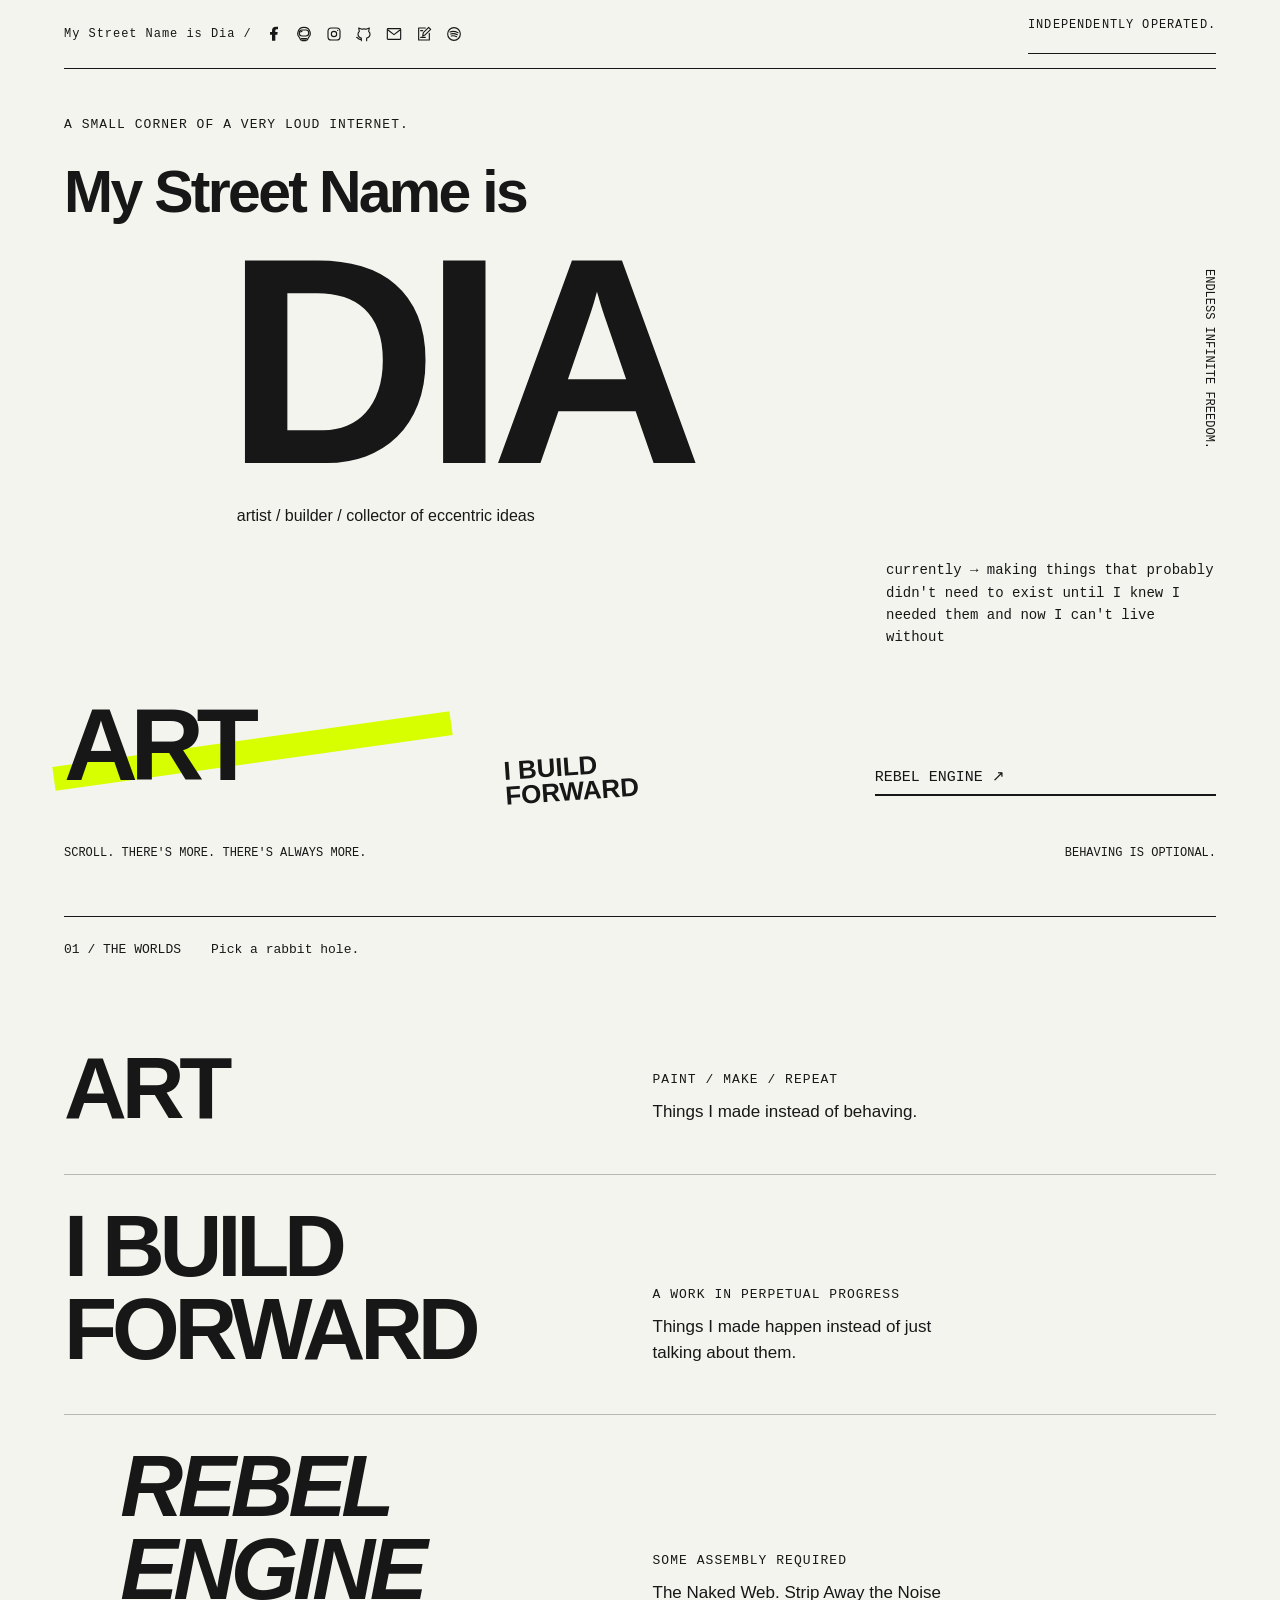
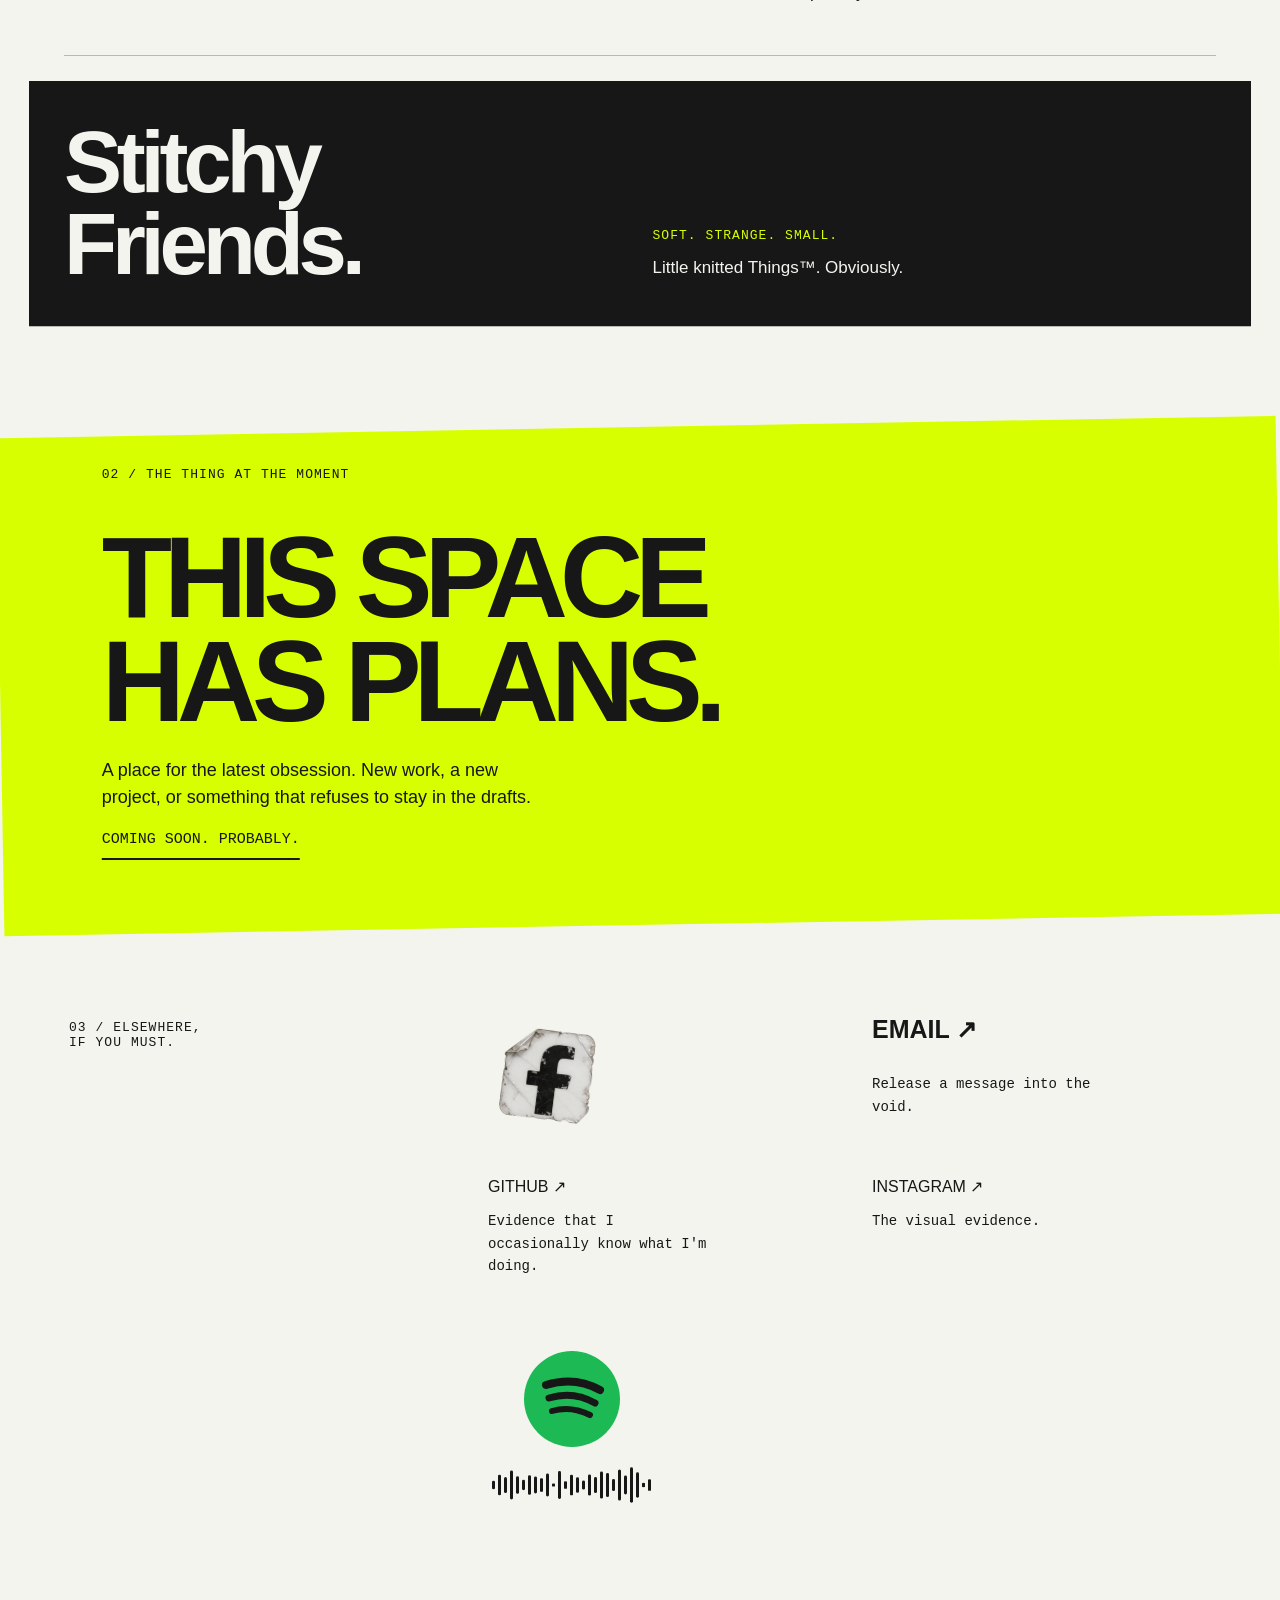
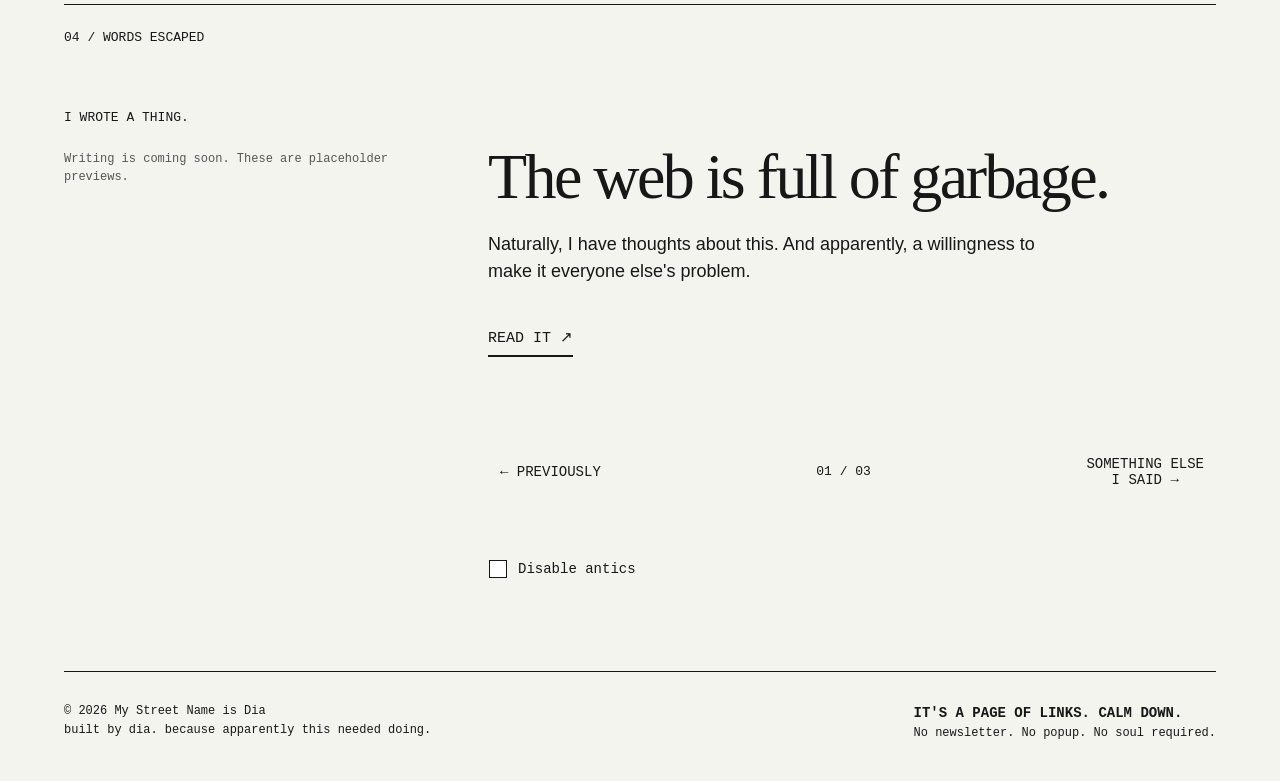
<file: index.html>
<!doctype html>
<html lang="en">
<head>
<meta charset="utf-8"><meta name="viewport" content="width=device-width,initial-scale=1">
<meta name="description" content="Artist, builder, collector of eccentric ideas. A small corner of the internet belonging to Dia.">
<title>My Street Name is Dia</title>
<style>
:root{--paper:#f4f4ef;--ink:#171717;--acid:#d8ff00;--rule:#b9b9b2}*{box-sizing:border-box}html{scroll-behavior:smooth}body{margin:0;background:var(--paper);color:var(--ink);font-family:Arial,Helvetica,sans-serif}a{color:inherit}button{font:inherit;color:inherit}a:focus-visible,button:focus-visible{outline:3px solid #5850df;outline-offset:7px}::selection{background:var(--acid)}.skip{position:absolute;left:16px;top:-100px;background:var(--acid);padding:12px;z-index:5}.skip:focus{top:16px}.top{display:flex;justify-content:space-between;border-bottom:1px solid var(--ink);padding:18px 0;font:12px monospace;letter-spacing:.08em}.shell{max-width:1440px;margin:auto;padding:0 5vw}.hero{position:relative;min-height:760px;padding-top:48px}.eyebrow{font:13px monospace;letter-spacing:.08em;text-transform:uppercase}.name{font-size:clamp(76px,13.3vw,192px);letter-spacing:-.085em;line-height:.82;margin:28px 0 24px;font-weight:900}.name span{display:block}.name span:last-child{margin-left:14%}.identity{margin:26px 0 0 15%;font-size:16px}.current{max-width:330px;margin:34px 0 0 auto;font:14px/1.6 monospace}.landing-links{display:grid;grid-template-columns:1.2fr 1fr 1fr;align-items:end;margin-top:45px;gap:30px}.destination{border:0;background:none;cursor:pointer;padding:0;text-align:left;position:relative}.destination:hover{text-decoration:underline;text-decoration-thickness:3px;text-underline-offset:8px}.art{font-size:clamp(60px,8vw,116px);font-weight:900;letter-spacing:-.075em;line-height:1}.art:before{content:'';position:absolute;left:-12px;right:5%;top:44%;height:24px;background:var(--acid);transform:rotate(-8deg);z-index:-1}.hero .art{isolation:isolate}.forward{font-size:26px;font-weight:800;line-height:.95;transform:rotate(-4deg)}.engine{font:15px monospace;border-bottom:2px solid var(--ink);padding-bottom:8px}.below{display:flex;justify-content:space-between;margin-top:50px;padding-bottom:26px;font:12px monospace}.margin-note{writing-mode:vertical-rl;position:absolute;right:0;top:200px;font:12px monospace}.worlds{border-top:1px solid var(--ink);padding-top:25px;margin-top:30px}.section-index{display:flex;gap:30px;font:13px monospace;margin-bottom:60px}.world{position:relative;border-bottom:1px solid var(--rule);padding:30px 0 44px;display:grid;grid-template-columns:1fr 1fr;align-items:end;gap:25px}.world h2{font-size:clamp(50px,6.8vw,98px);font-weight:900;letter-spacing:-.06em;line-height:.95;margin:0}.world p{font-size:17px;line-height:1.5;margin:0 0 5px;max-width:330px}.world:nth-of-type(3) h2{margin-left:10%;font-style:italic}.world:nth-of-type(4){background:var(--ink);color:var(--paper);padding:40px 3%;margin:25px -3%}.world:nth-of-type(4) .eyebrow{color:var(--acid)}.world:nth-of-type(5) h2{font-family:Georgia,serif;font-weight:400}.world .eyebrow{display:block;margin-bottom:12px}.feature{background:var(--acid);margin:100px -5vw 90px;padding:40px 8vw 65px;transform:rotate(-1deg)}.feature-inner{max-width:1200px;margin:auto;transform:rotate(1deg)}.feature h2{font-size:clamp(60px,9vw,128px);line-height:.9;letter-spacing:-.07em;margin:44px 0 24px;max-width:900px}.feature p{font-size:18px;max-width:440px;line-height:1.5}.feature button{font:15px monospace;border-bottom:2px solid;padding-bottom:10px}.elsewhere{display:grid;grid-template-columns:1fr 2fr;gap:60px;padding:0 0 95px}.socials{display:grid;grid-template-columns:1fr 1fr;gap:40px}.socials button{font-size:25px;font-weight:800}.socials p{font:14px/1.6 monospace;max-width:220px}.writing{border-top:1px solid var(--ink);padding:25px 0 80px;position:relative}.writing-layout{display:grid;grid-template-columns:1fr 2fr;gap:60px}.blog-label{margin:5px 0;font:13px monospace}.writing h2{font-family:Georgia,serif;font-size:clamp(42px,5vw,74px);font-weight:400;line-height:1.05;letter-spacing:-.04em;margin:38px 0 20px;max-width:760px}.excerpt{font-size:18px;line-height:1.5;max-width:560px}.read{margin:25px 0;font:15px monospace;border-bottom:2px solid;padding-bottom:8px}.navigation{display:flex;justify-content:space-between;gap:20px;min-height:100px;align-items:center;margin-top:40px}.navigation button{border:0;background:none;padding:18px 12px;min-height:48px;font:14px monospace;cursor:pointer}.wander{animation:drift 8s ease-in-out infinite alternate}.wander:nth-child(2){animation-delay:-4s}.wander:hover,.wander:focus-visible{animation-play-state:paused}.count{font:13px monospace}.sample{font:12px/1.5 monospace;color:#555;display:block;margin-top:25px}footer{border-top:1px solid var(--ink);padding:30px 0 40px;display:flex;justify-content:space-between;gap:30px;font:12px/1.6 monospace}footer strong{font-size:14px}.notice{position:fixed;bottom:20px;left:50%;transform:translateX(-50%);padding:14px 20px;background:var(--ink);color:white;font:14px/1.4 monospace;max-width:90vw;z-index:10;box-shadow:5px 5px 0 var(--acid)}.notice:empty{display:none}@keyframes drift{from{transform:translate(-12px,12px) rotate(-3deg)}to{transform:translate(24px,-16px) rotate(3deg)}}@media(min-width:1441px){.feature{margin-left:calc((1440px - 100vw)/2 - 72px);margin-right:calc((1440px - 100vw)/2 - 72px)}}@media(max-width:700px){.shell{padding:0 6vw}.top{font-size:12px}.top span:last-child{max-width:110px;text-align:right}.hero{min-height:650px;padding-top:38px}.name{font-size:clamp(60px,17vw,119px);margin-top:26px}.name span:last-child{margin:0}.identity{margin:24px 0 0;font-size:14px;max-width:245px;line-height:1.5}.current{margin:25px 15px 0 auto;max-width:250px;font-size:12px}.margin-note{top:180px;right:-8px;font-size:12px}.landing-links{grid-template-columns:1fr 1fr;gap:25px 15px;margin-top:35px}.art{font-size:80px}.forward{font-size:23px}.engine{grid-column:2;margin-top:5px;font-size:13px}.below{margin-top:35px}.below span:last-child{max-width:120px;text-align:right}.worlds{margin-top:0}.section-index{margin-bottom:25px;gap:20px}.world{grid-template-columns:1fr;gap:20px;padding:30px 0}.world h2{font-size:55px}.world p{font-size:16px;margin-left:15%;max-width:260px}.world:nth-of-type(3) h2{margin-left:5%}.world:nth-of-type(4){padding:32px 6%;margin:20px -6%}.feature{margin:65px -6vw;padding:30px 6vw 40px}.feature h2{font-size:70px;margin-top:35px}.feature p{font-size:16px}.elsewhere,.writing-layout{grid-template-columns:1fr;gap:25px}.elsewhere{padding-bottom:60px}.socials{gap:20px}.socials button{font-size:23px}.socials p{font-size:13px}.writing{padding-bottom:50px}.writing h2{font-size:45px;margin-top:25px}.navigation{gap:8px;margin-top:20px}.navigation button{font-size:12px;padding:18px 0}.count{font-size:12px}footer{flex-direction:column;gap:20px}}@media(hover:none),(pointer:coarse){.wander{animation:drift 8s ease-in-out infinite alternate}}

.motion-review{margin-top:24px;font:12px/1.6 monospace;color:#555}.motion-review button{display:block;margin-top:10px;padding:10px 12px;border:1px solid #555;background:transparent;cursor:pointer;min-height:44px}
body.antics-on .wander{animation:drift 8s ease-in-out infinite alternate!important}
body.antics-on #next{animation-delay:-4s!important}
body.antics-on .wander:hover,body.antics-on .wander:focus-visible{animation-play-state:paused!important}

.forward{transition:transform 1.1s cubic-bezier(.22,.8,.3,1)}
.forward.ducking{transform:translateY(-70px) rotate(7deg)}
.forward:focus-visible{transform:rotate(-4deg)!important}
.optional-mischief{display:inline-block;cursor:pointer;transition:transform .25s ease-out;user-select:none}
.elsewhere-mischief{align-self:start;position:relative;z-index:4;transition:transform .85s cubic-bezier(.2,.75,.25,1),opacity .2s ease;width:max-content;max-width:100%;background:var(--paper);padding:5px;transform-origin:center}
.elsewhere-mischief.relocated{background:var(--acid);box-shadow:6px 6px 0 var(--ink)}

body.antics-on .forward{transition:transform 1.1s cubic-bezier(.22,.8,.3,1)!important;transform:rotate(-4deg)!important}
body.antics-on .forward.ducking{transform:translateY(-70px) rotate(7deg)!important}
body.antics-on .forward:focus-visible{transform:rotate(-4deg)!important}
body.antics-on .optional-mischief{transition:transform .25s ease-out!important;transform:var(--escape-transform,none)!important}
body.antics-on .elsewhere-mischief{transition:transform .85s cubic-bezier(.2,.75,.25,1),opacity .2s ease!important;transform:var(--elsewhere-transform,none)!important}

.destination{text-decoration:none;display:inline-block}
.antics-switch{margin-top:25px;font:14px monospace;display:flex;align-items:center;gap:20px;min-height:44px}
.antics-switch label{cursor:pointer;display:flex;gap:10px;align-items:center;min-height:44px}
.checkbox-wrap{position:relative;display:inline-flex;align-items:center;justify-content:center;width:20px;height:20px}
.checkbox-wrap input{appearance:none;width:18px;height:18px;border:1px solid var(--ink);border-radius:0;background:white;margin:0;cursor:pointer}
.runaway-check{position:absolute;pointer-events:none;font:bold 22px Arial;opacity:0}
.refusing .runaway-check{animation:check-escape 1s ease-in forwards}
.switch-response{font-size:12px}
@keyframes check-escape{0%,20%{opacity:1;transform:translate(0,0) rotate(0)}65%{opacity:1;transform:translate(22px,25px) rotate(65deg)}100%{opacity:0;transform:translate(45px,60px) rotate(130deg)}}


body.antics-on .runaway-check{display:block}
body.antics-on .refusing .runaway-check{animation:check-escape 1s ease-in forwards!important}

.street-name .name-intro{font-size:clamp(28px,4.6vw,66px);line-height:1.1;letter-spacing:-.045em;margin-bottom:15px}
.street-name .name-dia{margin-left:14%;font-size:clamp(140px,23vw,310px);text-transform:uppercase;line-height:.82}
@media(max-width:700px){.street-name .name-intro{font-size:clamp(25px,7.5vw,48px)}.street-name .name-dia{margin-left:8%;font-size:clamp(128px,39vw,240px)}}
.email-tease{font-size:25px;font-weight:800;cursor:pointer}.email-tease:focus-visible{outline:3px solid #5850df;outline-offset:7px}@media(max-width:700px){.email-tease{font-size:23px}}

.email-stage{position:relative;display:inline-block}
.email-tooltip{position:absolute;bottom:calc(100% + 14px);left:-14px;width:min(310px,78vw);padding:16px 18px;background:#d8ff00;color:#171717;box-shadow:7px 7px 0 #171717;border:2px solid #171717;transform:rotate(-4deg);z-index:20;user-select:none;-webkit-user-select:none;cursor:default}
.email-tooltip[hidden]{display:none}
.email-tooltip-label{display:block;font:bold 12px monospace;letter-spacing:.04em}
.email-tooltip canvas{display:block;width:100%;height:42px;user-select:none;-webkit-user-select:none}
.email-tooltip-aside{display:block;font:12px/1.5 monospace}
.facebook-sticker{display:inline-block;transform:rotate(7deg);padding:4px;min-width:44px;min-height:44px}.facebook-sticker img{display:block;width:110px;height:110px;object-fit:contain}.facebook-sticker:focus-visible{outline:3px solid #5850df;outline-offset:5px}

.browser-hint{position:fixed;top:12px;left:12px;right:12px;margin:auto;max-width:540px;background:var(--acid);color:var(--ink);border:2px solid var(--ink);box-shadow:5px 5px 0 var(--ink);padding:16px 50px 16px 16px;z-index:50;font:14px/1.5 monospace}
.browser-hint[hidden]{display:none}.browser-hint p{margin:0 0 8px}.browser-hint button{background:none;border:0;cursor:pointer;min-height:44px;text-decoration:underline}.browser-hint .hint-close{position:absolute;right:3px;top:3px;width:44px;font-size:22px;text-decoration:none}
.email-tease{min-height:44px;min-width:44px;touch-action:manipulation;-webkit-touch-callout:none}.email-tooltip{-webkit-touch-callout:none}

.header-identity{display:flex;align-items:center;flex-wrap:wrap;gap:8px}.header-socials{display:flex;align-items:center;gap:2px}.header-social{display:inline-flex;align-items:center;justify-content:center;width:28px;height:32px;min-width:28px;min-height:32px;padding:0;cursor:pointer}.header-social img{display:block;width:16px;height:16px}.header-email .email-tooltip{bottom:auto;top:calc(100% + 12px);left:auto;right:-55px}.header-socials .email-tease{font-size:inherit;font-weight:normal}.top .header-identity span:last-child{max-width:none;text-align:left}@media(max-width:700px){.top{gap:12px;align-items:flex-start}.header-socials{gap:0}.header-social{width:32px;height:44px;min-width:32px;min-height:44px}.top>span:last-child{max-width:100px}.header-email .email-tooltip{right:-40px}}

/* Generated 4x4 smolder sequence: a separate transparent image asset. */
.facebook-sticker{position:relative}
.facebook-sticker::after{content:'';position:absolute;inset:4px;background-image:url('assets/facebook-smolder-sprite.png');background-repeat:no-repeat;background-size:400% 400%;background-position:0 0;opacity:0;pointer-events:none}
.facebook-sticker:hover::after,.facebook-sticker:focus-visible::after{opacity:1;animation:facebook-smolder 5s steps(1,end) infinite alternate}
.facebook-sticker:hover img,.facebook-sticker:focus-visible img{opacity:0}
@keyframes facebook-smolder{0.0000%{background-position:0.0000% 0.0000%}6.6667%{background-position:33.3333% 0.0000%}13.3333%{background-position:66.6667% 0.0000%}20.0000%{background-position:100.0000% 0.0000%}26.6667%{background-position:0.0000% 33.3333%}33.3333%{background-position:33.3333% 33.3333%}40.0000%{background-position:66.6667% 33.3333%}46.6667%{background-position:100.0000% 33.3333%}53.3333%{background-position:0.0000% 66.6667%}60.0000%{background-position:33.3333% 66.6667%}66.6667%{background-position:66.6667% 66.6667%}73.3333%{background-position:100.0000% 66.6667%}80.0000%{background-position:0.0000% 100.0000%}86.6667%{background-position:33.3333% 100.0000%}93.3333%{background-position:66.6667% 100.0000%}100.0000%{background-position:100.0000% 100.0000%}}

/* Shift only the lower email tooltip 90px to the right. */
.socials .email-stage .email-tooltip{left:76px}

.independently-operated{position:relative;cursor:pointer;text-decoration:none;flex-shrink:0;touch-action:manipulation}
.independently-operated:focus-visible{outline:3px solid #5850df;outline-offset:7px}
.independent-word{position:relative;display:inline-block;white-space:nowrap}.independently-operated::after{content:"";position:absolute;left:0;right:0;bottom:-4px;height:1px;background:var(--ink);pointer-events:none}
.independent-letter{display:inline-block;transform:translate(0,0);will-change:transform}


.top .independently-operated .independent-word{max-width:none;text-align:inherit}.independently-operated.letters-smooshed::after{opacity:0}
</style>
<script src="assets/external-links.js" defer></script>
<link rel="icon" type="image/svg+xml" href="assets/favicon.svg">
<script src="assets/independent-letters.js" defer></script>
<link rel="stylesheet" href="assets/spotify-effects.css">
</head>
<body class="antics-on">
<aside class="browser-hint" id="browser-hint" aria-label="Open in your browser" hidden><button class="hint-close" id="browser-hint-close" type="button" aria-label="Dismiss browser hint">×</button><p id="browser-hint-message"></p><button id="browser-hint-open" type="button" hidden>Try opening in Chrome</button></aside>
<a class="skip" href="#main">Skip to content</a>
<div class="shell"><header class="top"><div class="header-identity"><span>My Street Name is Dia /</span><nav class="header-socials" aria-label="Social and writing destinations"><a class="header-social" href="https://www.facebook.com/diainspace" target="_blank" rel="noopener noreferrer" aria-label="Facebook" title="Facebook"><img src="assets/facebook.svg" width="16" height="16" alt=""></a><a class="header-social" href="https://m.me/diainspace" target="_blank" rel="noopener noreferrer" aria-label="Facebook Messenger" title="Facebook Messenger"><img src="assets/messenger-astronaut.svg" width="16" height="16" alt=""></a><a class="header-social" href="https://www.instagram.com/diasommerer/" target="_blank" rel="noopener noreferrer" aria-label="Instagram" title="Instagram"><img src="assets/instagram.svg" width="16" height="16" alt=""></a><a class="header-social" href="https://github.com/diainspace/" target="_blank" rel="noopener noreferrer" aria-label="GitHub" title="GitHub"><img src="assets/github.svg" width="16" height="16" alt=""></a><span class="email-stage header-email"><span class="email-tease header-social" tabindex="0" aria-label="Email address" aria-disabled="true" aria-describedby="header-email-note"><img src="assets/email.svg" width="16" height="16" alt=""></span><span class="email-tooltip" id="header-email-note" role="tooltip" hidden><span class="email-tooltip-label">Here you go!</span><canvas role="img"></canvas><span class="email-tooltip-aside">Can't wait to hear from you!</span></span></span><a class="header-social" href="https://everydaypeople.artcollective.live/" target="_blank" rel="noopener noreferrer" aria-label="Everyday People — writing" title="Everyday People — writing"><img src="assets/writing.svg" width="16" height="16" alt=""></a><a class="header-social" href="https://behave.rblnk.xyz/spotify/diainspace" target="_blank" rel="noopener noreferrer" aria-label="Spotify" title="Spotify"><img src="assets/spotify.svg" width="16" height="16" alt=""></a></nav></div><span class="independently-operated">INDEPENDENTLY OPERATED.</span></header>
<main id="main"><section class="hero" aria-labelledby="name"><div class="eyebrow">A small corner of a very loud internet.</div><h1 class="name street-name" id="name"><span class="name-intro">My Street Name is</span><span class="name-dia">Dia</span></h1><p class="identity">artist / builder / collector of eccentric ideas</p><p class="current">currently → making things that probably didn't need to exist until I knew I needed them and now I can't live without</p><span class="margin-note" aria-hidden="true">ENDLESS INFINITE FREEDOM.</span><nav class="landing-links" aria-label="Primary destinations"><a class="destination art" href="https://artcollective.live/" target="_blank" rel="noopener noreferrer">ART</a><a class="destination forward" href="https://www.linkedin.com/in/diasommerer/" target="_blank" rel="noopener noreferrer">I BUILD<br>FORWARD</a><a class="destination engine" href="https://rebelengine.xyz/" target="_blank" rel="noopener noreferrer">REBEL ENGINE ↗</a></nav><div class="below"><span>SCROLL. THERE'S MORE. THERE'S ALWAYS MORE.</span><span class="optional-mischief">BEHAVING IS OPTIONAL.</span></div></section>
<section class="worlds" aria-label="Major worlds"><div class="section-index"><span>01 / THE WORLDS</span><span>Pick a rabbit hole.</span></div><article class="world"><h2><a class="destination" href="https://artcollective.live/" target="_blank" rel="noopener noreferrer">ART</a></h2><p><span class="eyebrow">Paint / make / repeat</span>Things I made instead of behaving.</p></article><article class="world"><h2><a class="destination" href="https://www.linkedin.com/in/diasommerer/" target="_blank" rel="noopener noreferrer">I BUILD<br>FORWARD</a></h2><p><span class="eyebrow">A work in perpetual progress</span>Things I made happen instead of just talking about them.</p></article><article class="world"><h2><a class="destination" href="https://rebelengine.xyz/" target="_blank" rel="noopener noreferrer">REBEL<br>ENGINE</a></h2><p><span class="eyebrow">Some assembly required</span>The Naked Web. Strip Away the Noise</p></article><article class="world"><h2><a class="destination" href="https://stitchyfriends.xyz/" target="_blank" rel="noopener noreferrer">Stitchy<br>Friends.</a></h2><p><span class="eyebrow">Soft. Strange. Small.</span>Little knitted Things™. Obviously.</p></article></section>
<section class="feature" aria-labelledby="featured"><div class="feature-inner"><div class="eyebrow">02 / THE THING AT THE MOMENT</div><h2 id="featured">THIS SPACE<br>HAS PLANS.</h2><p>A place for the latest obsession. New work, a new project, or something that refuses to stay in the drafts.</p><button class="destination" data-destination="Current feature">COMING SOON. PROBABLY.</button></div></section>
<section class="elsewhere" aria-label="Social and contact destinations"><div class="eyebrow elsewhere-mischief">03 / ELSEWHERE,<br>IF YOU MUST.</div><div class="socials"><div><a class="facebook-sticker" href="https://www.facebook.com/diainspace" aria-label="Dia on Facebook" title="Facebook" target="_blank" rel="noopener noreferrer"><img src="assets/facebook-sticker.png" alt="Worn Facebook sticker with a partly peeled corner" width="110" height="110"></a></div><div><span class="email-stage"><span class="destination email-tease" tabindex="0" aria-disabled="true" aria-describedby="email-note">EMAIL ↗</span><span class="email-tooltip" id="email-note" role="tooltip" hidden><span class="email-tooltip-label">Here you go!</span><canvas id="email-ink" role="img"></canvas><span class="email-tooltip-aside">Can't wait to hear from you!</span></span></span><p>Release a message into the void.</p></div><div><a class="destination" href="https://github.com/diainspace/" target="_blank" rel="noopener noreferrer">GITHUB ↗</a><p>Evidence that I occasionally know what I'm doing.</p></div><div><a class="destination" href="https://www.instagram.com/diasommerer/" target="_blank" rel="noopener noreferrer">INSTAGRAM ↗</a><p>The visual evidence.</p></div><div><a class="spotify-player" href="https://behave.rblnk.xyz/spotify/diainspace" target="_blank" rel="noopener noreferrer" aria-label="Dia on Spotify" title="Spotify"><img class="spotify-bounce" src="assets/spotify-green.svg" width="100" height="100" alt="Spotify"><img class="spotify-waves" src="assets/spotify-soundwaves.svg" width="160" height="40" alt="" aria-hidden="true"></a></div></div></section>
<section class="writing" aria-labelledby="post-title"><div class="section-index"><span>04 / WORDS ESCAPED</span></div><div class="writing-layout"><div><p class="blog-label" id="blog-label">I WROTE A THING.</p><span class="sample">Writing is coming soon. These are placeholder previews.</span></div><div><div id="post" aria-live="polite" aria-atomic="true"><h2 id="post-title">The web is full of garbage.</h2><p class="excerpt" id="excerpt">Naturally, I have thoughts about this. And apparently, a willingness to make it everyone else's problem.</p></div><button class="destination read" data-destination="Blog post">READ IT ↗</button><div class="navigation" aria-label="Sample post navigation"><button class="wander" id="previous" aria-label="Previous sample post">← PREVIOUSLY</button><span class="count" id="count">01 / 03</span><button class="wander" id="next" aria-label="Next sample post">SOMETHING ELSE<br>I SAID →</button></div><div class="antics-switch"><label><span class="checkbox-wrap"><input id="disable-antics" type="checkbox"><span class="runaway-check" aria-hidden="true">✓</span></span> Disable antics</label><span class="switch-response" id="switch-response" role="status"></span></div></div></div></section></main>
<footer><span>© <span id="year">2026</span> My Street Name is Dia<br>built by dia. because apparently this needed doing.</span><span><strong>IT'S A PAGE OF LINKS. CALM DOWN.</strong><br>No newsletter. No popup. No soul required.</span></footer></div><div class="notice" role="status" id="notice"></div>
<script>
// Optional EasyBlog endpoint: fill in blogFeed when the public JSON feed is ready.
const destinations={art:'',forward:'',engine:'',stitchy:'',featured:'',github:'',instagram:'',email:'',blogFeed:''};
const samples=[{label:'I WROTE A THING.',title:'The web is full of garbage.',excerpt:"Naturally, I have thoughts about this. And apparently, a willingness to make it everyone else's problem."},{label:'NEW FROM THE BRAIN',title:'Make it before it makes sense.',excerpt:'An argument for following the questionable idea just far enough to find out what it wants.'},{label:'I HAVE OPINIONS',title:'A little less algorithm. A little more human.',excerpt:'On making small things, in public, without asking the internet for permission.'}];
let selected=0,noticeTimer;
function showPost(direction){selected=(selected+direction+samples.length)%samples.length;const post=samples[selected];document.getElementById('blog-label').textContent=post.label;document.getElementById('post-title').textContent=post.title;document.getElementById('excerpt').textContent=post.excerpt;document.getElementById('count').textContent=String(selected+1).padStart(2,'0')+' / '+String(samples.length).padStart(2,'0');}
document.getElementById('previous').addEventListener('click',()=>showPost(-1));document.getElementById('next').addEventListener('click',()=>showPost(1));
document.querySelectorAll('[data-destination]').forEach(control=>control.addEventListener('click',()=>{const notice=document.getElementById('notice');if(control.dataset.destination==='Blog post'&&samples[selected].url){window.openExternalDestination(samples[selected].url);return;}notice.textContent=control.dataset.destination==='Current feature'?"I'm getting to it.":control.dataset.destination+' — destination to be added.';clearTimeout(noticeTimer);noticeTimer=setTimeout(()=>notice.textContent='',3000);}));
document.getElementById('year').textContent=new Date().getFullYear();
const disableAntics=document.getElementById('disable-antics');
let checkboxTimer,checkboxClicks=0;
const refusalMessages=['Nice try.','Still no.','You seem committed to this.','Have you considered behaving?','The checkbox has filed a complaint.','This is becoming a you problem.','Fine. One more click.'];
disableAntics.addEventListener('click',event=>{
 event.preventDefault();
 disableAntics.checked=false;
 const wrapper=document.querySelector('.checkbox-wrap');
 wrapper.classList.remove('refusing');
 void wrapper.offsetWidth;
 wrapper.classList.add('refusing');
 document.getElementById('switch-response').textContent=refusalMessages[checkboxClicks%refusalMessages.length];
 checkboxClicks++;
 clearTimeout(checkboxTimer);
 checkboxTimer=setTimeout(()=>{wrapper.classList.remove('refusing');document.getElementById('switch-response').textContent='';},1800);
});
// Antics are deliberately always enabled.
function mischiefAllowed(){return true;}
const forwardControl=document.querySelector('.forward');
let duckedThisVisit=false,duckTimer;
forwardControl.addEventListener('pointerenter',()=>{
 if(!mischiefAllowed()||duckedThisVisit||forwardControl.matches(':focus-visible'))return;
 duckedThisVisit=true;
 forwardControl.classList.add('ducking');
 duckTimer=setTimeout(()=>forwardControl.classList.remove('ducking'),1100);
});
forwardControl.addEventListener('focus',()=>{clearTimeout(duckTimer);forwardControl.classList.remove('ducking');});
document.querySelector('.hero').addEventListener('pointerleave',()=>{duckedThisVisit=false;});
const optional=document.querySelector('.optional-mischief');
let optionalTimer,escapeCount=0;
optional.addEventListener('pointerenter',()=>{
 if(!mischiefAllowed())return;
 escapeCount++;
 const escapeTransform='translate('+((escapeCount%2?-1:1)*70)+'px,'+(-30-(escapeCount%3)*15)+'px) rotate('+((escapeCount%2?-1:1)*6)+'deg)';
 optional.style.transform=escapeTransform;optional.style.setProperty('--escape-transform',escapeTransform);
 clearTimeout(optionalTimer);
 optionalTimer=setTimeout(()=>{optional.style.transform='';optional.style.removeProperty('--escape-transform');},1800);
});
const elsewhere=document.querySelector('.elsewhere-mischief');
let relocated=false,relocationLocked=false,relocationTimer,elsewhereEscapes=0;
function relocateElsewhere(){
 if(!mischiefAllowed()||relocationLocked)return;
 relocationLocked=true;
 elsewhereEscapes++;
 if(elsewhereEscapes>=4){
  elsewhere.style.opacity='0';
  elsewhere.style.pointerEvents='none';
  relocationTimer=setTimeout(()=>{
   elsewhere.style.transition='none';
   elsewhere.style.transform='';elsewhere.style.removeProperty('--elsewhere-transform');
   elsewhere.classList.remove('relocated');
   elsewhereEscapes=0;relocated=false;
   // Reset position while invisible, then let it magically return home.
   requestAnimationFrame(()=>requestAnimationFrame(()=>{
    elsewhere.style.opacity='';elsewhere.style.pointerEvents='';elsewhere.style.transition='';
    relocationLocked=false;
   }));
  },1600);
  return;
 }
 // Choose a new visible spot, far from the control's current location.
 const current=elsewhere.getBoundingClientRect();
 const currentTransform=new DOMMatrixReadOnly(getComputedStyle(elsewhere).transform);
 const originX=current.left-currentTransform.m41;
 const originY=current.top-currentTransform.m42;
 const width=elsewhere.offsetWidth,height=elsewhere.offsetHeight;
 const padding=24;
 const maxX=Math.max(padding,innerWidth-width-padding);
 const maxY=Math.max(padding,innerHeight-height-padding);
 let x=padding,y=padding;
 for(let attempt=0;attempt<12;attempt++){
  x=padding+Math.random()*(maxX-padding);
  y=padding+Math.random()*(maxY-padding);
  if(Math.hypot(x-current.left,y-current.top)>Math.min(240,innerWidth*.4))break;
 }
 const rotation=(Math.random()-.5)*30;
 const destination='translate('+(x-originX)+'px,'+(y-originY)+'px) rotate('+rotation+'deg)';
 elsewhere.style.transform=destination;
 elsewhere.style.setProperty('--elsewhere-transform',destination);
 elsewhere.classList.add('relocated');relocated=true;
 relocationTimer=setTimeout(()=>{relocationLocked=false;},950);
}
elsewhere.addEventListener('pointerenter',()=>{if(mischiefAllowed())relocateElsewhere();});
elsewhere.addEventListener('pointerdown',relocateElsewhere);
function resetMischief(){
 clearTimeout(duckTimer);clearTimeout(optionalTimer);clearTimeout(relocationTimer);
 forwardControl.classList.remove('ducking');optional.style.transform='';optional.style.removeProperty('--escape-transform');
 elsewhere.style.transform='';elsewhere.style.removeProperty('--elsewhere-transform');elsewhere.classList.remove('relocated');
 elsewhere.style.opacity='';elsewhere.style.pointerEvents='';elsewhere.style.transition='';elsewhereEscapes=0;
 relocated=false;relocationLocked=false;
}
window.addEventListener('resize',resetMischief);


// Source obfuscation, not encryption. Canvas makes the displayed text nonselectable.
const emailGlyphs=[60, 57, 37, 40, 61, 44, 40, 39, 48, 62, 40, 51, 44, 9, 46, 36, 40, 32, 37, 103, 42, 38, 36];
const emailAddress=emailGlyphs.map(value=>String.fromCharCode(value^73)).join('');
function initEmailStage(stage){
const emailTrigger=stage.querySelector('.email-tease');
const emailTooltip=stage.querySelector('.email-tooltip');
const emailInk=stage.querySelector('canvas');
const emailContext=emailInk.getContext('2d');
emailInk.width=550;emailInk.height=84;
emailContext.font='bold 30px monospace';emailContext.fillStyle='#171717';
emailContext.fillText(emailAddress,0,52);
emailInk.setAttribute('aria-label',emailAddress);
let emailDismissed=false,emailTouch=false;
function showEmail(){if(!emailDismissed)emailTooltip.hidden=false;}
function hideEmail(){emailTooltip.hidden=true;emailDismissed=true;}
emailTrigger.addEventListener('pointerenter',event=>{if(event.pointerType==='mouse')showEmail();});
emailTrigger.addEventListener('focus',()=>{if(!emailTouch)showEmail();});
emailTrigger.addEventListener('pointerleave',event=>{if(event.pointerType==='mouse')hideEmail();});
emailTrigger.addEventListener('blur',()=>{hideEmail();emailDismissed=false;});
emailTrigger.addEventListener('pointerdown',event=>{
 emailTouch=event.pointerType==='touch'||event.pointerType==='pen';
 event.preventDefault();
 if(!emailTouch)hideEmail();
});
emailTrigger.addEventListener('click',event=>{
 event.preventDefault();
 if(!emailTouch)return;
 if(emailTooltip.hidden){emailDismissed=false;showEmail();}else hideEmail();
});
emailTrigger.addEventListener('keydown',event=>{
 if(event.key==='Enter'||event.key===' '){event.preventDefault();emailTouch=false;if(emailTooltip.hidden){emailDismissed=false;showEmail();}else hideEmail();}
 if(event.key==='Escape'){event.preventDefault();hideEmail();}
});
emailTooltip.addEventListener('pointerenter',event=>{if(event.pointerType==='mouse')hideEmail();});
emailTooltip.addEventListener('pointerdown',hideEmail);
stage.addEventListener('pointerleave',event=>{if(event.pointerType==='mouse'){hideEmail();emailDismissed=false;}});
document.addEventListener('pointerdown',event=>{if(!emailTooltip.hidden&&!emailTrigger.contains(event.target))hideEmail();},true);
for(const eventName of ['copy','cut','contextmenu','selectstart','dragstart']){
 document.addEventListener(eventName,event=>{if(!emailTooltip.hidden){event.preventDefault();hideEmail();}},true);
}
document.addEventListener('keydown',event=>{if(!emailTooltip.hidden&&((event.ctrlKey||event.metaKey)&&['c','x','a'].includes(event.key.toLowerCase())||event.key==='Escape')){event.preventDefault();hideEmail();}},true);
}
document.querySelectorAll('.email-stage').forEach(initEmailStage);

async function loadBlogFeed(){
 if(!destinations.blogFeed)return;
 try{
  const response=await fetch(destinations.blogFeed,{credentials:'omit',signal:AbortSignal.timeout(8000)});
  if(!response.ok)throw new Error('Feed unavailable');
  const data=await response.json();
  if(!Array.isArray(data))throw new Error('Expected an array');
  const posts=data.filter(post=>{
   if(!post||typeof post.title!=='string'||!post.title.trim()||typeof post.url!=='string')return false;
   try{const url=new URL(post.url);return ['https:','http:'].includes(url.protocol)&&Number.isFinite(Date.parse(post.date));}catch{return false;}
  }).sort((a,b)=>Date.parse(b.date)-Date.parse(a.date)).slice(0,6);
  if(!posts.length)throw new Error('No valid posts');
  samples.splice(0,samples.length,...posts.map(post=>({label:'I WROTE A THING.',title:post.title,excerpt:typeof post.excerpt==='string'?post.excerpt:'',url:post.url})));
  selected=0;showPost(0);
  document.querySelector('.writing .sample').hidden=true;
  document.querySelector('.navigation').hidden=posts.length<2;
 }catch{
  document.querySelector('.writing .sample').textContent='The words are taking their time. Check back later.';
 }
}
loadBlogFeed();

</script>

<!-- Cloudflare Web Analytics: load only on the live HTTPS hostname. -->
<script src="assets/analytics.js" defer></script>
</body></html>
</file>
<file: assets/spotify-effects.css>
/* Elsewhere Spotify: decorative motion, independent of actual playback. */
.spotify-player {
    display: inline-flex;
    flex-direction: column;
    align-items: center;
    gap: 16px;
    padding: 18px 4px 4px;
    width: 168px;
}

.spotify-bounce {
    display: block;
    width: 100px;
    height: 100px;
    animation: spotify-bounce 4.8s ease-in-out infinite;
}

.spotify-waves {
    display: block;
    width: 160px;
    height: 40px;
    pointer-events: none;
}

.spotify-player:focus-visible .spotify-bounce {
    animation-play-state: paused;
}

@keyframes spotify-bounce {
    0%, 100% { transform: translateY(0) rotate(-3deg); }
    50% { transform: translateY(-14px) rotate(3deg); }
}

@media (max-width: 700px) {
    .spotify-player { width: 128px; }
    .spotify-bounce { width: 88px; height: 88px; }
    .spotify-waves { width: 120px; }
}

/* Hover turns the imaginary volume up. Keyboard focus gets the same effect. */
.spotify-bounce {
    transition: transform 0.3s ease-out, filter 0.3s ease-out;
}

.spotify-waves {
    transform-origin: center;
}

.spotify-player:hover .spotify-bounce,
.spotify-player:focus-visible .spotify-bounce {
    animation: none;
    transform: translateY(-10px) rotate(12deg) scale(1.08);
    filter: drop-shadow(0 5px 7px rgba(29, 185, 84, 0.3));
}

.spotify-player:hover .spotify-waves,
.spotify-player:focus-visible .spotify-waves {
    animation: spotify-volume-up 0.65s ease-in-out infinite alternate;
}

@keyframes spotify-volume-up {
    from { transform: scale(1.03, 1.15); }
    to { transform: scale(1.08, 1.55); }
}
</file>
